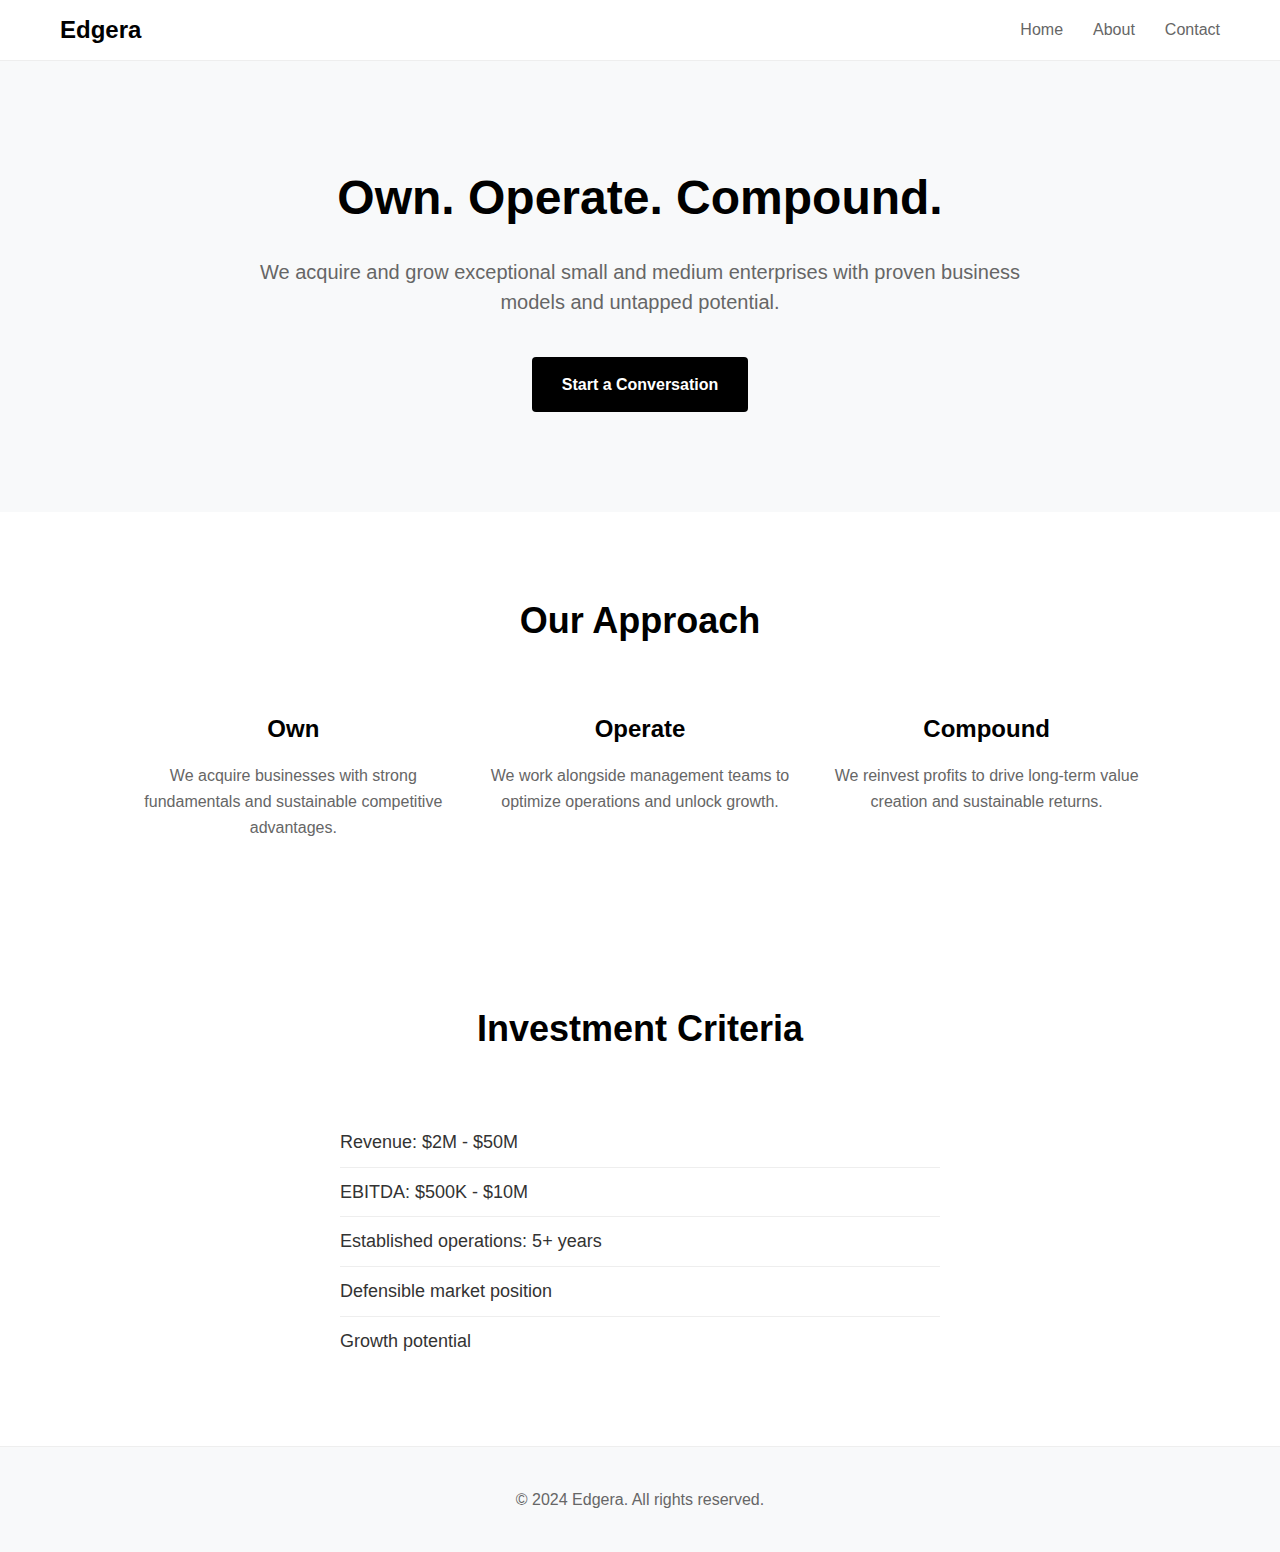
<file: index.html>
<!DOCTYPE html>
<html lang="en">
<head>
    <meta charset="UTF-8">
    <meta name="viewport" content="width=device-width, initial-scale=1.0">
    <title>Edgera - Own. Operate. Compound.</title>
    <link rel="stylesheet" href="style.css">
</head>
<body>
    <nav class="nav">
        <div class="nav-container">
            <a href="/" class="logo">Edgera</a>
            <div class="nav-links">
                <a href="/">Home</a>
                <a href="about.html">About</a>
                <a href="contact.html">Contact</a>
            </div>
        </div>
    </nav>

    <main>
        <section class="hero">
            <div class="hero-content">
                <h1 class="hero-title">Own. Operate. Compound.</h1>
                <p class="hero-subtitle">We acquire and grow exceptional small and medium enterprises with proven business models and untapped potential.</p>
                <a href="contact.html" class="cta-button">Start a Conversation</a>
            </div>
        </section>

        <section class="intro">
            <div class="container">
                <h2>Our Approach</h2>
                <div class="principles">
                    <div class="principle">
                        <h3>Own</h3>
                        <p>We acquire businesses with strong fundamentals and sustainable competitive advantages.</p>
                    </div>
                    <div class="principle">
                        <h3>Operate</h3>
                        <p>We work alongside management teams to optimize operations and unlock growth.</p>
                    </div>
                    <div class="principle">
                        <h3>Compound</h3>
                        <p>We reinvest profits to drive long-term value creation and sustainable returns.</p>
                    </div>
                </div>
            </div>
        </section>

        <section class="criteria">
            <div class="container">
                <h2>Investment Criteria</h2>
                <ul class="criteria-list">
                    <li>Revenue: $2M - $50M</li>
                    <li>EBITDA: $500K - $10M</li>
                    <li>Established operations: 5+ years</li>
                    <li>Defensible market position</li>
                    <li>Growth potential</li>
                </ul>
            </div>
        </section>
    </main>

    <footer class="footer">
        <div class="container">
            <p>&copy; 2024 Edgera. All rights reserved.</p>
        </div>
    </footer>
</body>
</html>
</file>
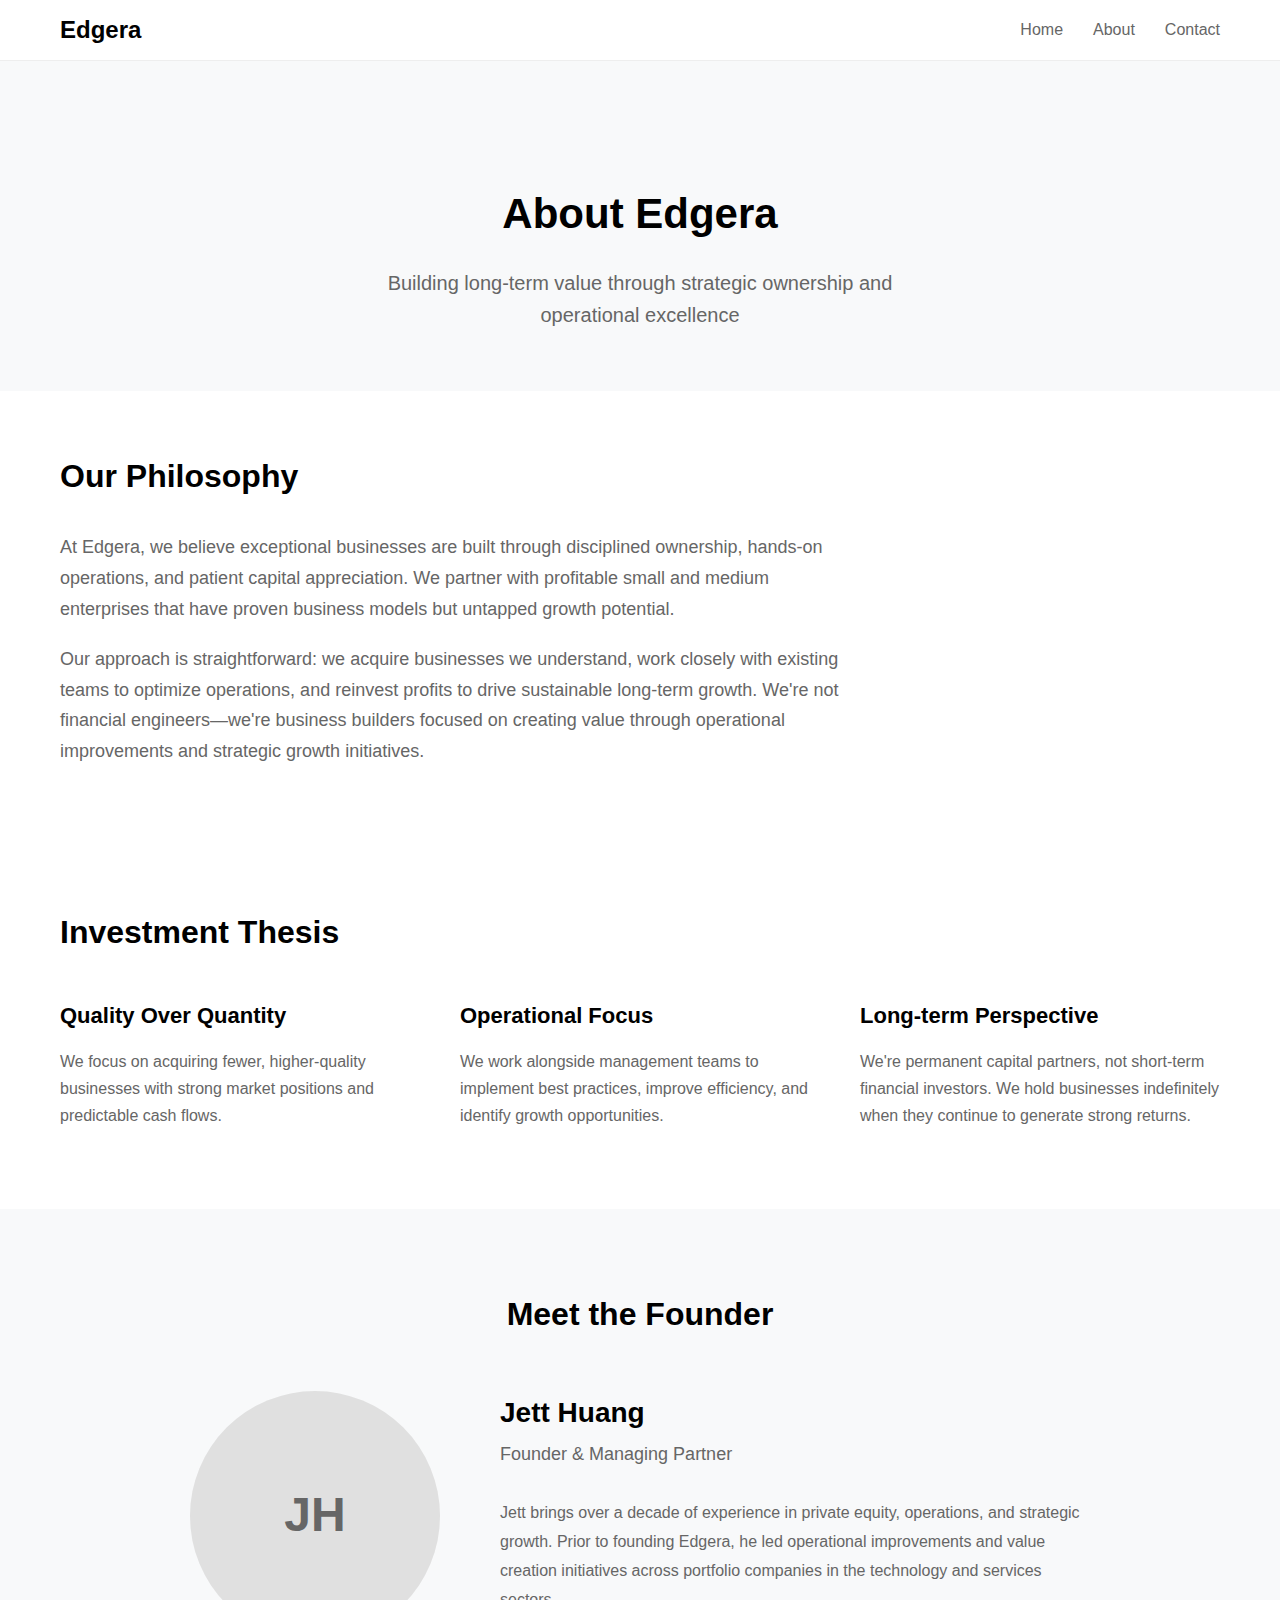
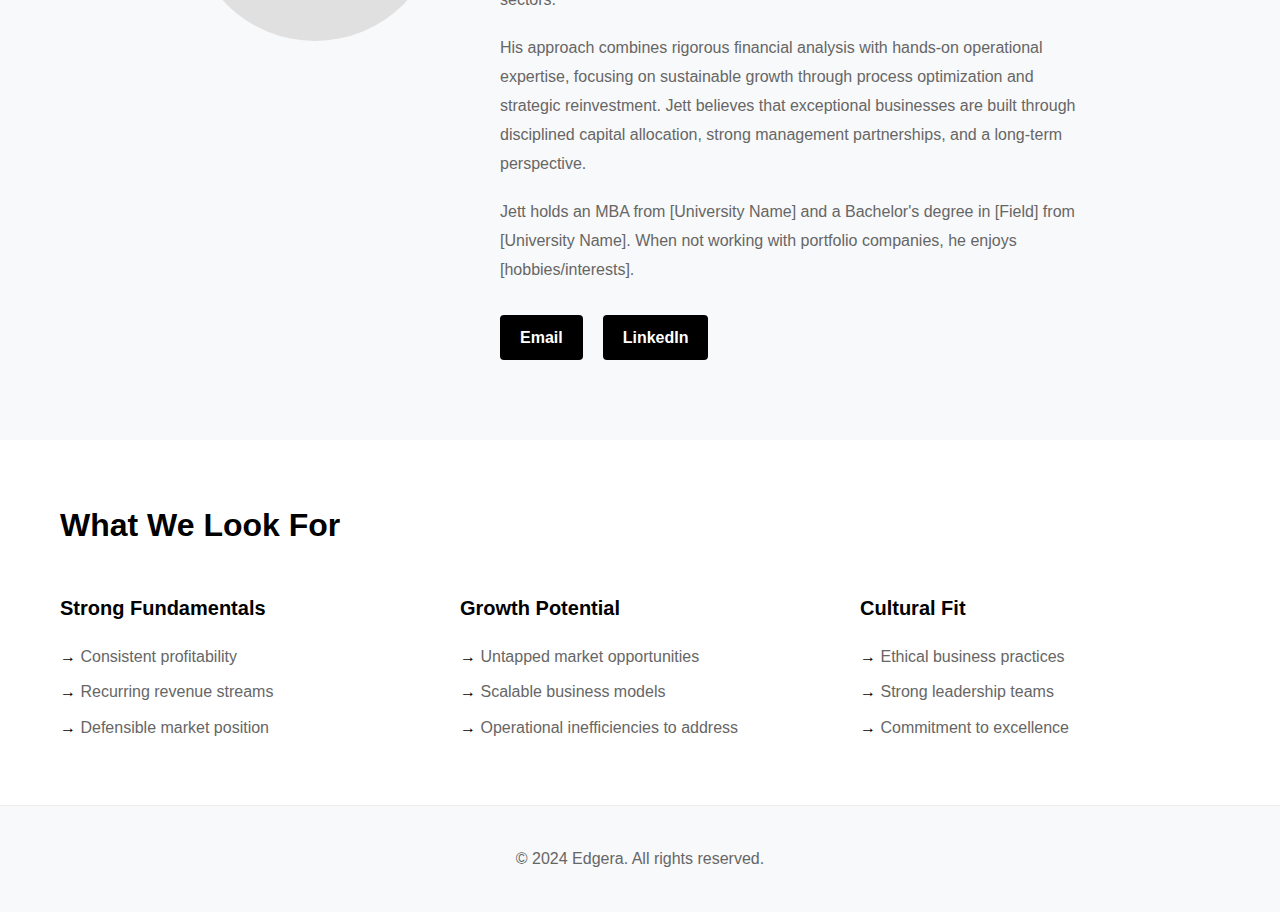
<file: about.html>
<!DOCTYPE html>
<html lang="en">
<head>
    <meta charset="UTF-8">
    <meta name="viewport" content="width=device-width, initial-scale=1.0">
    <title>About - Edgera</title>
    <link rel="stylesheet" href="style.css">
</head>
<body>
    <nav class="nav">
        <div class="nav-container">
            <a href="/" class="logo">Edgera</a>
            <div class="nav-links">
                <a href="/">Home</a>
                <a href="about.html">About</a>
                <a href="contact.html">Contact</a>
            </div>
        </div>
    </nav>

    <main>
        <section class="page-header">
            <div class="container">
                <h1>About Edgera</h1>
                <p class="page-subtitle">Building long-term value through strategic ownership and operational excellence</p>
            </div>
        </section>

        <section class="content-section">
            <div class="container">
                <h2>Our Philosophy</h2>
                <p>At Edgera, we believe exceptional businesses are built through disciplined ownership, hands-on operations, and patient capital appreciation. We partner with profitable small and medium enterprises that have proven business models but untapped growth potential.</p>
                
                <p>Our approach is straightforward: we acquire businesses we understand, work closely with existing teams to optimize operations, and reinvest profits to drive sustainable long-term growth. We're not financial engineers—we're business builders focused on creating value through operational improvements and strategic growth initiatives.</p>
            </div>
        </section>

        <section class="content-section">
            <div class="container">
                <h2>Investment Thesis</h2>
                <div class="thesis-points">
                    <div class="thesis-point">
                        <h3>Quality Over Quantity</h3>
                        <p>We focus on acquiring fewer, higher-quality businesses with strong market positions and predictable cash flows.</p>
                    </div>
                    <div class="thesis-point">
                        <h3>Operational Focus</h3>
                        <p>We work alongside management teams to implement best practices, improve efficiency, and identify growth opportunities.</p>
                    </div>
                    <div class="thesis-point">
                        <h3>Long-term Perspective</h3>
                        <p>We're permanent capital partners, not short-term financial investors. We hold businesses indefinitely when they continue to generate strong returns.</p>
                    </div>
                </div>
            </div>
        </section>

        <section class="founder-section">
            <div class="container">
                <h2>Meet the Founder</h2>
                <div class="founder-card">
                    <div class="founder-image">
                        <div class="image-placeholder">JH</div>
                    </div>
                    <div class="founder-details">
                        <h3>Jett Huang</h3>
                        <p class="founder-title">Founder & Managing Partner</p>
                        <div class="founder-bio">
                            <p>Jett brings over a decade of experience in private equity, operations, and strategic growth. Prior to founding Edgera, he led operational improvements and value creation initiatives across portfolio companies in the technology and services sectors.</p>

                            <p>His approach combines rigorous financial analysis with hands-on operational expertise, focusing on sustainable growth through process optimization and strategic reinvestment. Jett believes that exceptional businesses are built through disciplined capital allocation, strong management partnerships, and a long-term perspective.</p>

                            <p>Jett holds an MBA from [University Name] and a Bachelor's degree in [Field] from [University Name]. When not working with portfolio companies, he enjoys [hobbies/interests].</p>
                        </div>
                        <div class="founder-links">
                            <a href="mailto:jett@edgerapartners.com" class="founder-link">Email</a>
                            <a href="https://linkedin.com/in/jetthuang" class="founder-link" target="_blank" rel="noopener noreferrer">LinkedIn</a>
                        </div>
                    </div>
                </div>
            </div>
        </section>

        <section class="content-section">
            <div class="container">
                <h2>What We Look For</h2>
                <div class="criteria-grid">
                    <div class="criteria-item">
                        <h4>Strong Fundamentals</h4>
                        <ul>
                            <li>Consistent profitability</li>
                            <li>Recurring revenue streams</li>
                            <li>Defensible market position</li>
                        </ul>
                    </div>
                    <div class="criteria-item">
                        <h4>Growth Potential</h4>
                        <ul>
                            <li>Untapped market opportunities</li>
                            <li>Scalable business models</li>
                            <li>Operational inefficiencies to address</li>
                        </ul>
                    </div>
                    <div class="criteria-item">
                        <h4>Cultural Fit</h4>
                        <ul>
                            <li>Ethical business practices</li>
                            <li>Strong leadership teams</li>
                            <li>Commitment to excellence</li>
                        </ul>
                    </div>
                </div>
            </div>
        </section>
    </main>

    <footer class="footer">
        <div class="container">
            <p>&copy; 2024 Edgera. All rights reserved.</p>
        </div>
    </footer>

    <style>
        .page-header {
            background: #f8f9fa;
            padding: 120px 20px 60px;
            text-align: center;
        }

        .page-header h1 {
            font-size: 42px;
            font-weight: 700;
            margin-bottom: 20px;
            color: #000;
        }

        .page-subtitle {
            font-size: 20px;
            color: #666;
            max-width: 600px;
            margin: 0 auto;
        }

        .content-section {
            padding: 60px 20px;
        }

        .content-section h2 {
            font-size: 32px;
            margin-bottom: 30px;
            color: #000;
        }

        .content-section p {
            font-size: 18px;
            line-height: 1.7;
            color: #666;
            margin-bottom: 20px;
            max-width: 800px;
        }

        .thesis-points {
            display: grid;
            grid-template-columns: repeat(auto-fit, minmax(300px, 1fr));
            gap: 40px;
            margin-top: 40px;
        }

        .thesis-point h3 {
            font-size: 22px;
            margin-bottom: 15px;
            color: #000;
        }

        .thesis-point p {
            font-size: 16px;
        }

        .criteria-grid {
            display: grid;
            grid-template-columns: repeat(auto-fit, minmax(250px, 1fr));
            gap: 40px;
            margin-top: 40px;
        }

        .criteria-item h4 {
            font-size: 20px;
            margin-bottom: 15px;
            color: #000;
        }

        .criteria-item ul {
            list-style: none;
        }

        .criteria-item li {
            padding: 5px 0;
            color: #666;
        }

        .criteria-item li:before {
            content: "→ ";
            color: #000;
            font-weight: bold;
        }

        .founder-section {
            padding: 80px 20px;
            background: #f8f9fa;
        }

        .founder-section h2 {
            font-size: 32px;
            margin-bottom: 50px;
            color: #000;
            text-align: center;
        }

        .founder-card {
            display: grid;
            grid-template-columns: 250px 1fr;
            gap: 60px;
            max-width: 900px;
            margin: 0 auto;
            align-items: start;
        }

        .founder-image {
            position: sticky;
            top: 100px;
        }

        .image-placeholder {
            width: 250px;
            height: 250px;
            background: #e0e0e0;
            border-radius: 50%;
            display: flex;
            align-items: center;
            justify-content: center;
            font-size: 48px;
            font-weight: 700;
            color: #666;
        }

        .founder-details h3 {
            font-size: 28px;
            margin-bottom: 5px;
            color: #000;
        }

        .founder-title {
            font-size: 18px;
            color: #666;
            margin-bottom: 30px;
            font-weight: 500;
        }

        .founder-bio p {
            font-size: 16px;
            line-height: 1.8;
            color: #666;
            margin-bottom: 20px;
        }

        .founder-links {
            display: flex;
            gap: 20px;
            margin-top: 30px;
        }

        .founder-link {
            padding: 10px 20px;
            background: #000;
            color: #fff;
            text-decoration: none;
            border-radius: 4px;
            font-weight: 600;
            transition: background 0.3s;
        }

        .founder-link:hover {
            background: #333;
        }

        @media (max-width: 768px) {
            .founder-card {
                grid-template-columns: 1fr;
                gap: 30px;
            }

            .founder-image {
                position: static;
                text-align: center;
            }

            .image-placeholder {
                margin: 0 auto;
            }
        }
    </style>
</body>
</html>
</file>
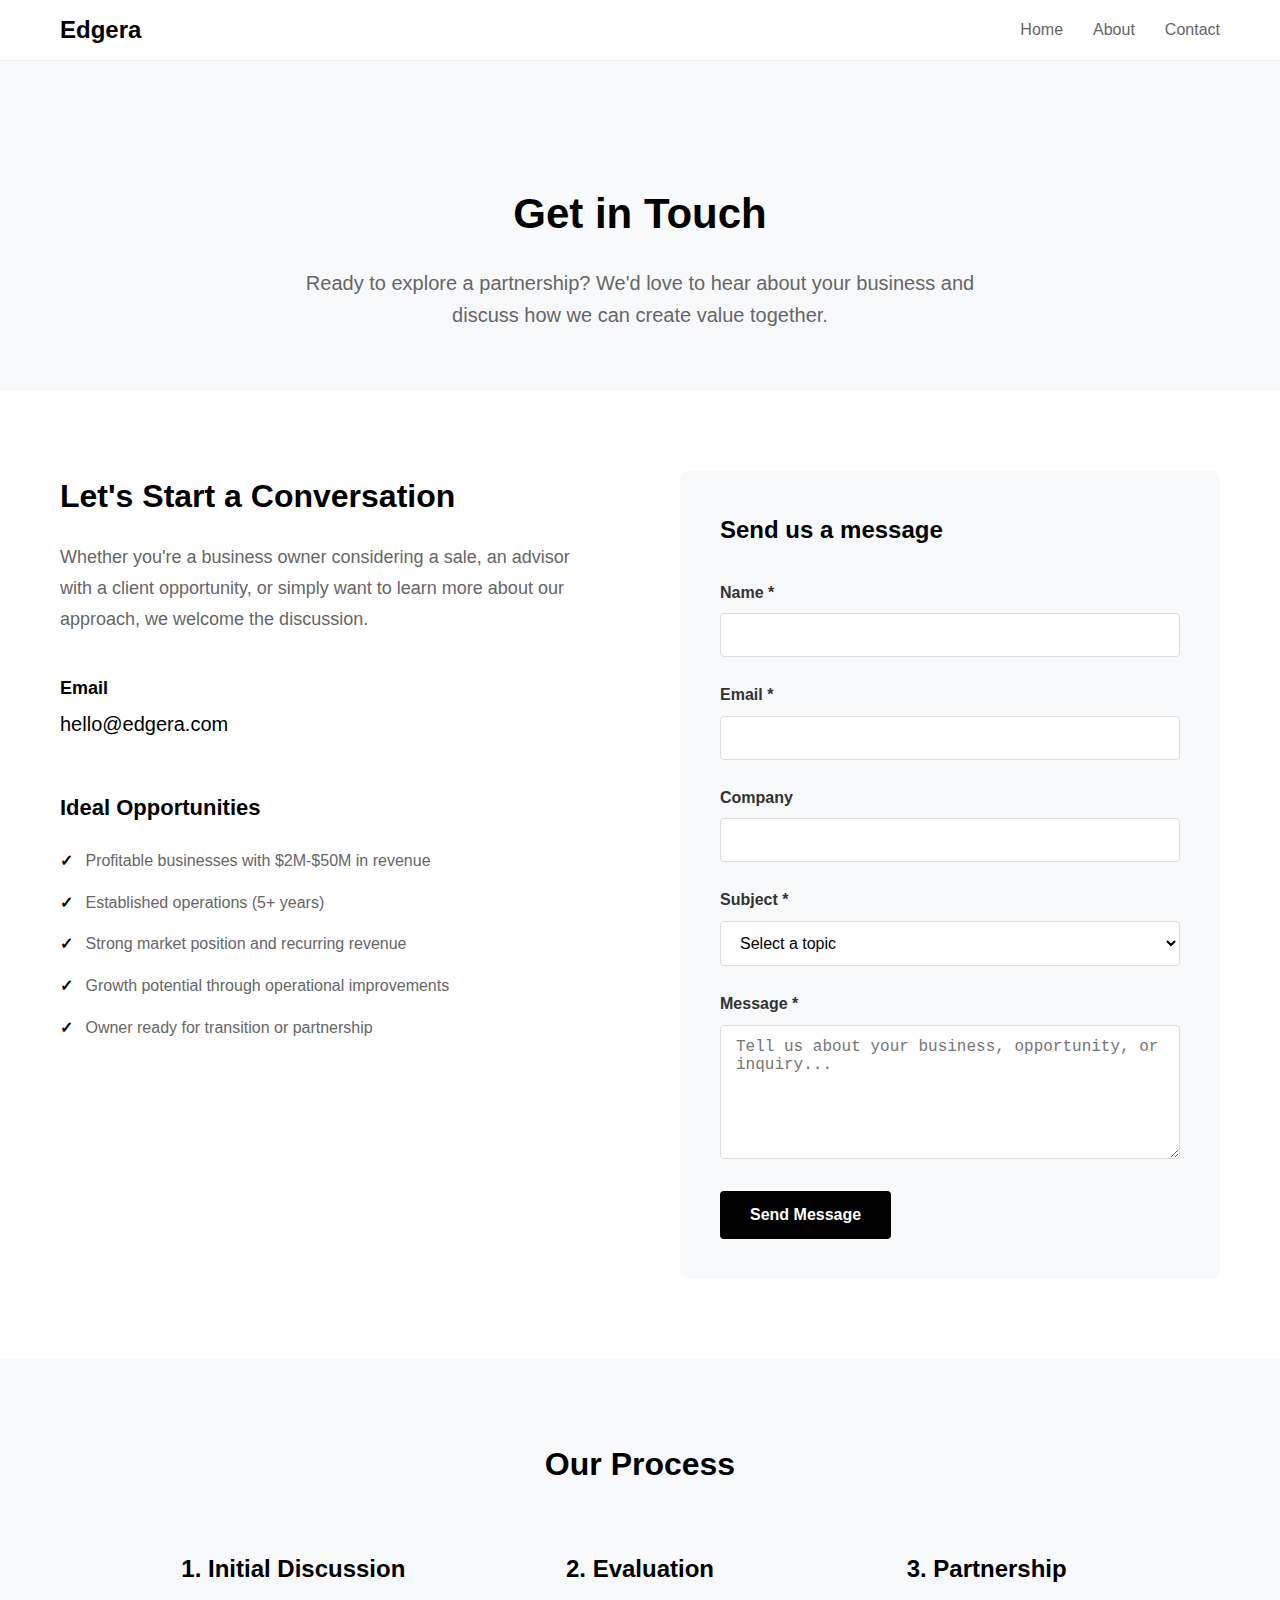
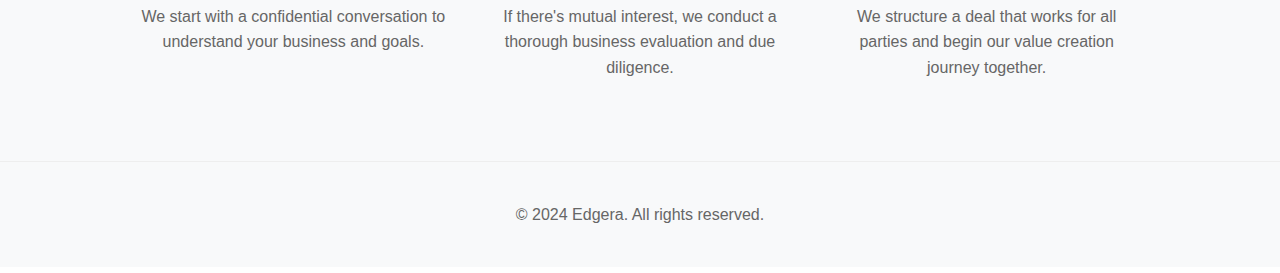
<file: contact.html>
<!DOCTYPE html>
<html lang="en">
<head>
    <meta charset="UTF-8">
    <meta name="viewport" content="width=device-width, initial-scale=1.0">
    <title>Contact - Edgera</title>
    <link rel="stylesheet" href="style.css">
</head>
<body>
    <nav class="nav">
        <div class="nav-container">
            <a href="/" class="logo">Edgera</a>
            <div class="nav-links">
                <a href="/">Home</a>
                <a href="about.html">About</a>
                <a href="contact.html">Contact</a>
            </div>
        </div>
    </nav>

    <main>
        <section class="page-header">
            <div class="container">
                <h1>Get in Touch</h1>
                <p class="page-subtitle">Ready to explore a partnership? We'd love to hear about your business and discuss how we can create value together.</p>
            </div>
        </section>

        <section class="contact-section">
            <div class="container">
                <div class="contact-content">
                    <div class="contact-info">
                        <h2>Let's Start a Conversation</h2>
                        <p>Whether you're a business owner considering a sale, an advisor with a client opportunity, or simply want to learn more about our approach, we welcome the discussion.</p>
                        
                        <div class="contact-methods">
                            <div class="contact-method">
                                <h3>Email</h3>
                                <a href="mailto:hello@edgera.com">hello@edgera.com</a>
                            </div>
                        </div>

                        <div class="ideal-opportunities">
                            <h3>Ideal Opportunities</h3>
                            <ul>
                                <li>Profitable businesses with $2M-$50M in revenue</li>
                                <li>Established operations (5+ years)</li>
                                <li>Strong market position and recurring revenue</li>
                                <li>Growth potential through operational improvements</li>
                                <li>Owner ready for transition or partnership</li>
                            </ul>
                        </div>
                    </div>

                    <div class="contact-form-container">
                        <form class="contact-form" action="https://api.web3forms.com/submit" method="POST">
                            <h3>Send us a message</h3>

                            <!-- Web3Forms Access Key - Replace YOUR_ACCESS_KEY with actual key from web3forms.com -->
                            <input type="hidden" name="access_key" value="74fb5d9f-b7a6-4bf5-a97c-1df8999e2aaf">

                            <!-- Redirect to thank you page (optional) -->
                            <input type="hidden" name="redirect" value="https://edgera.com/thank-you.html">

                            <!-- Recipient email -->
                            <input type="hidden" name="email" value="jett@edgerapartners.com">

                            <!-- Email subject line -->
                            <input type="hidden" name="subject" value="New Contact Form Submission from Edgera Website">

                            <div class="form-group">
                                <label for="name">Name *</label>
                                <input type="text" id="name" name="name" required>
                            </div>

                            <div class="form-group">
                                <label for="from_email">Email *</label>
                                <input type="email" id="from_email" name="from_email" required>
                            </div>

                            <div class="form-group">
                                <label for="company">Company</label>
                                <input type="text" id="company" name="company">
                            </div>

                            <div class="form-group">
                                <label for="inquiry_type">Subject *</label>
                                <select id="inquiry_type" name="inquiry_type" required>
                                    <option value="">Select a topic</option>
                                    <option value="Business for Sale">Business for Sale</option>
                                    <option value="Partnership Opportunity">Partnership Opportunity</option>
                                    <option value="General Inquiry">General Inquiry</option>
                                    <option value="Advisor Referral">Advisor Referral</option>
                                </select>
                            </div>

                            <div class="form-group">
                                <label for="message">Message *</label>
                                <textarea id="message" name="message" rows="6" required placeholder="Tell us about your business, opportunity, or inquiry..."></textarea>
                            </div>

                            <!-- Honeypot spam protection -->
                            <input type="checkbox" name="botcheck" class="hidden" style="display: none;">

                            <button type="submit" class="submit-button">Send Message</button>
                        </form>
                    </div>
                </div>
            </div>
        </section>

        <section class="process-section">
            <div class="container">
                <h2>Our Process</h2>
                <div class="process-steps">
                    <div class="step">
                        <h3>1. Initial Discussion</h3>
                        <p>We start with a confidential conversation to understand your business and goals.</p>
                    </div>
                    <div class="step">
                        <h3>2. Evaluation</h3>
                        <p>If there's mutual interest, we conduct a thorough business evaluation and due diligence.</p>
                    </div>
                    <div class="step">
                        <h3>3. Partnership</h3>
                        <p>We structure a deal that works for all parties and begin our value creation journey together.</p>
                    </div>
                </div>
            </div>
        </section>
    </main>

    <footer class="footer">
        <div class="container">
            <p>&copy; 2024 Edgera. All rights reserved.</p>
        </div>
    </footer>

    <style>
        .page-header {
            background: #f8f9fa;
            padding: 120px 20px 60px;
            text-align: center;
        }

        .page-header h1 {
            font-size: 42px;
            font-weight: 700;
            margin-bottom: 20px;
            color: #000;
        }

        .page-subtitle {
            font-size: 20px;
            color: #666;
            max-width: 700px;
            margin: 0 auto;
        }

        .contact-section {
            padding: 80px 20px;
        }

        .contact-content {
            display: grid;
            grid-template-columns: 1fr 1fr;
            gap: 80px;
            max-width: 1200px;
            margin: 0 auto;
        }

        .contact-info h2 {
            font-size: 32px;
            margin-bottom: 20px;
            color: #000;
        }

        .contact-info p {
            font-size: 18px;
            line-height: 1.7;
            color: #666;
            margin-bottom: 40px;
        }

        .contact-methods {
            margin-bottom: 50px;
        }

        .contact-method {
            margin-bottom: 20px;
        }

        .contact-method h3 {
            font-size: 18px;
            color: #000;
            margin-bottom: 5px;
        }

        .contact-method a {
            color: #000;
            font-size: 20px;
            text-decoration: none;
        }

        .contact-method a:hover {
            text-decoration: underline;
        }

        .ideal-opportunities h3 {
            font-size: 22px;
            color: #000;
            margin-bottom: 15px;
        }

        .ideal-opportunities ul {
            list-style: none;
        }

        .ideal-opportunities li {
            padding: 8px 0;
            color: #666;
        }

        .ideal-opportunities li:before {
            content: "✓ ";
            color: #000;
            font-weight: bold;
            margin-right: 8px;
        }

        .contact-form-container {
            background: #f8f9fa;
            padding: 40px;
            border-radius: 8px;
        }

        .contact-form h3 {
            font-size: 24px;
            color: #000;
            margin-bottom: 30px;
        }

        .form-group {
            margin-bottom: 25px;
        }

        .form-group label {
            display: block;
            font-weight: 600;
            color: #333;
            margin-bottom: 8px;
        }

        .form-group input,
        .form-group select,
        .form-group textarea {
            width: 100%;
            padding: 12px 15px;
            border: 1px solid #ddd;
            border-radius: 4px;
            font-size: 16px;
            background: #fff;
        }

        .form-group input:focus,
        .form-group select:focus,
        .form-group textarea:focus {
            outline: none;
            border-color: #000;
        }

        .submit-button {
            background: #000;
            color: #fff;
            padding: 15px 30px;
            border: none;
            border-radius: 4px;
            font-size: 16px;
            font-weight: 600;
            cursor: pointer;
            transition: background 0.3s;
        }

        .submit-button:hover {
            background: #333;
        }

        .process-section {
            background: #f8f9fa;
            padding: 80px 20px;
        }

        .process-section h2 {
            text-align: center;
            font-size: 32px;
            margin-bottom: 60px;
            color: #000;
        }

        .process-steps {
            display: grid;
            grid-template-columns: repeat(auto-fit, minmax(300px, 1fr));
            gap: 40px;
            max-width: 1000px;
            margin: 0 auto;
        }

        .step {
            text-align: center;
        }

        .step h3 {
            font-size: 24px;
            margin-bottom: 15px;
            color: #000;
        }

        .step p {
            color: #666;
            font-size: 16px;
            line-height: 1.6;
        }

        @media (max-width: 768px) {
            .contact-content {
                grid-template-columns: 1fr;
                gap: 50px;
            }
            
            .contact-form-container {
                padding: 30px 20px;
            }
            
            .process-steps {
                grid-template-columns: 1fr;
            }
        }
    </style>
</body>
</html>
</file>
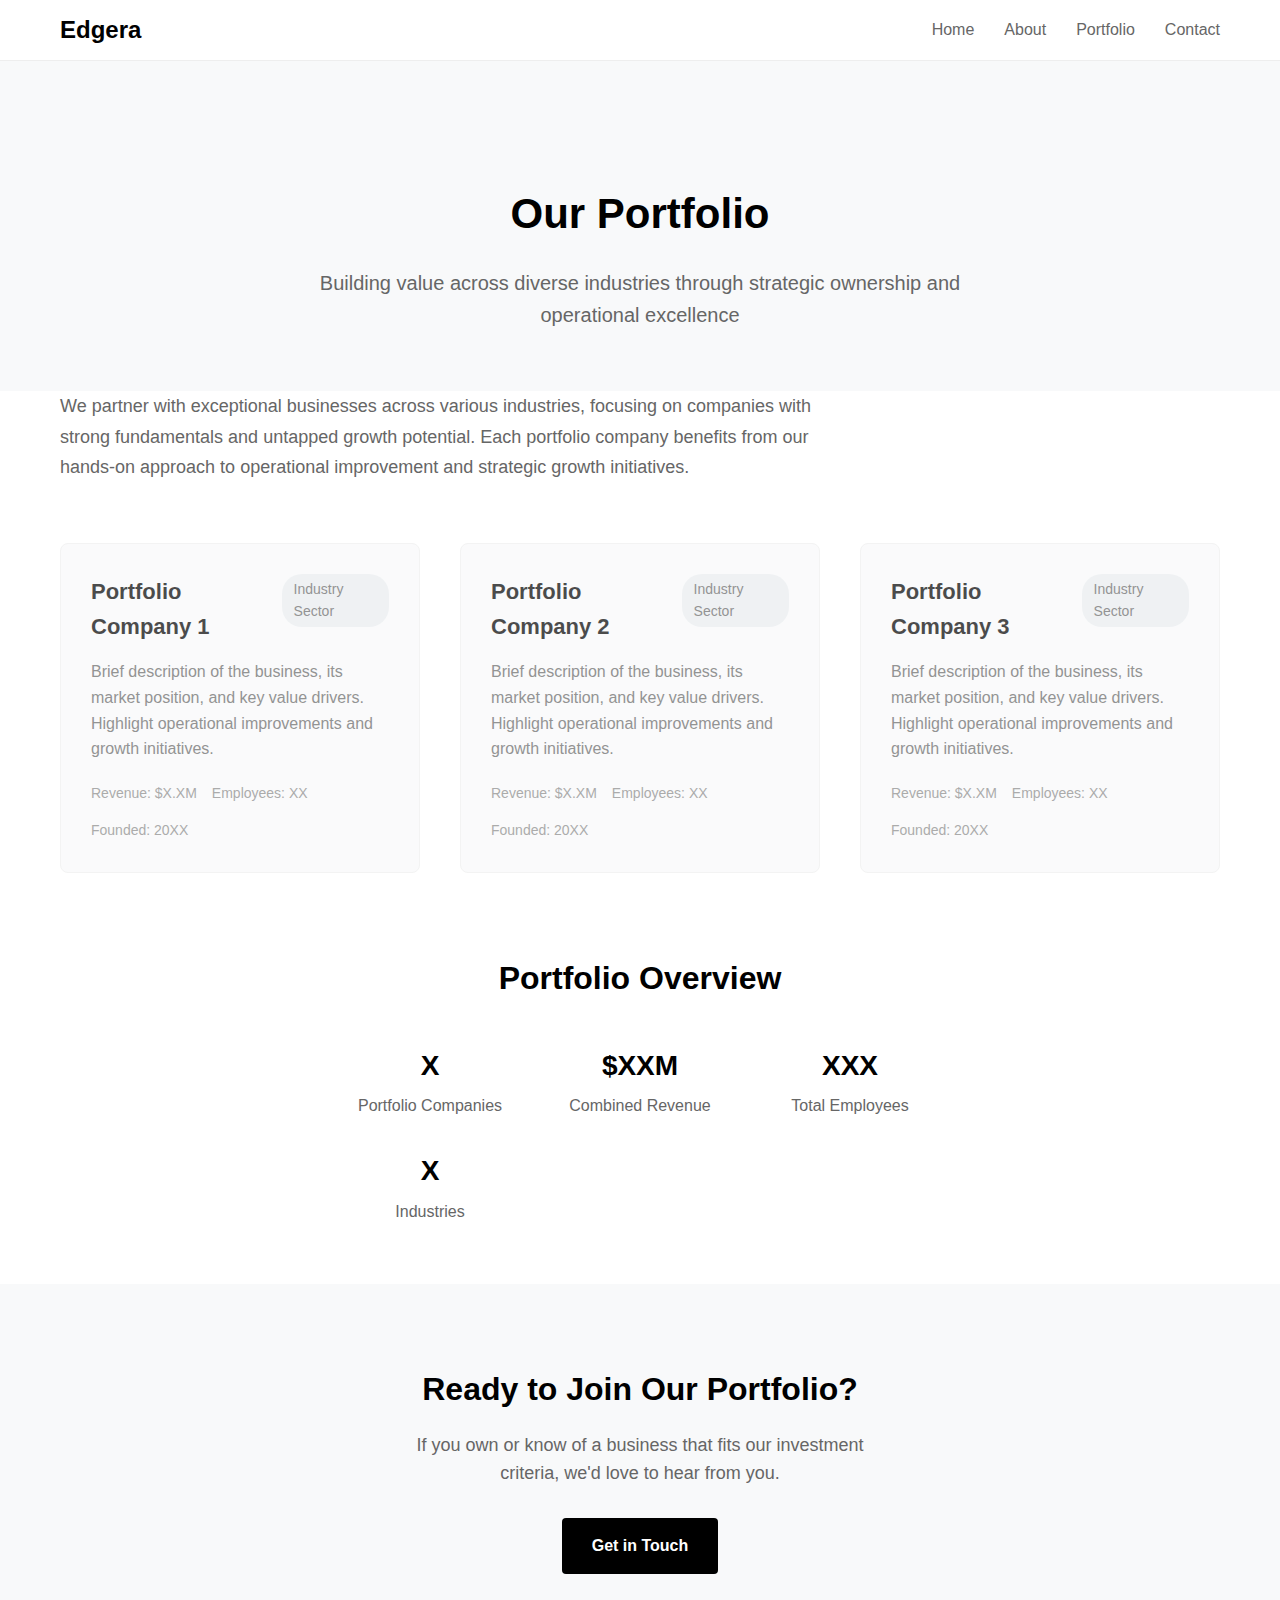
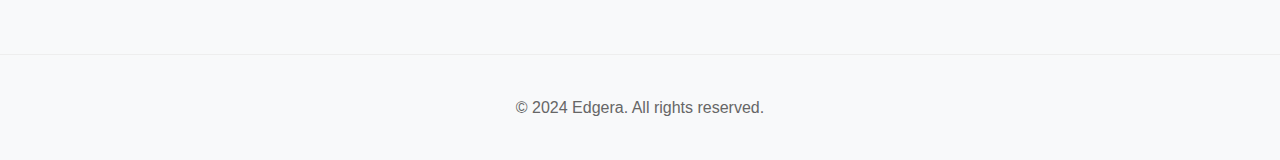
<file: portfolio.html>
<!DOCTYPE html>
<html lang="en">
<head>
    <meta charset="UTF-8">
    <meta name="viewport" content="width=device-width, initial-scale=1.0">
    <title>Portfolio - Edgera</title>
    <link rel="stylesheet" href="style.css">
</head>
<body>
    <nav class="nav">
        <div class="nav-container">
            <a href="/" class="logo">Edgera</a>
            <div class="nav-links">
                <a href="/">Home</a>
                <a href="about.html">About</a>
                <a href="portfolio.html">Portfolio</a>
                <a href="contact.html">Contact</a>
            </div>
        </div>
    </nav>

    <main>
        <section class="page-header">
            <div class="container">
                <h1>Our Portfolio</h1>
                <p class="page-subtitle">Building value across diverse industries through strategic ownership and operational excellence</p>
            </div>
        </section>

        <section class="content-section">
            <div class="container">
                <div class="portfolio-intro">
                    <p>We partner with exceptional businesses across various industries, focusing on companies with strong fundamentals and untapped growth potential. Each portfolio company benefits from our hands-on approach to operational improvement and strategic growth initiatives.</p>
                </div>

                <div class="portfolio-grid">
                    <div class="portfolio-item placeholder">
                        <div class="portfolio-header">
                            <h3>Portfolio Company 1</h3>
                            <span class="industry">Industry Sector</span>
                        </div>
                        <p>Brief description of the business, its market position, and key value drivers. Highlight operational improvements and growth initiatives.</p>
                        <div class="metrics">
                            <span>Revenue: $X.XM</span>
                            <span>Employees: XX</span>
                            <span>Founded: 20XX</span>
                        </div>
                    </div>

                    <div class="portfolio-item placeholder">
                        <div class="portfolio-header">
                            <h3>Portfolio Company 2</h3>
                            <span class="industry">Industry Sector</span>
                        </div>
                        <p>Brief description of the business, its market position, and key value drivers. Highlight operational improvements and growth initiatives.</p>
                        <div class="metrics">
                            <span>Revenue: $X.XM</span>
                            <span>Employees: XX</span>
                            <span>Founded: 20XX</span>
                        </div>
                    </div>

                    <div class="portfolio-item placeholder">
                        <div class="portfolio-header">
                            <h3>Portfolio Company 3</h3>
                            <span class="industry">Industry Sector</span>
                        </div>
                        <p>Brief description of the business, its market position, and key value drivers. Highlight operational improvements and growth initiatives.</p>
                        <div class="metrics">
                            <span>Revenue: $X.XM</span>
                            <span>Employees: XX</span>
                            <span>Founded: 20XX</span>
                        </div>
                    </div>
                </div>

                <div class="portfolio-stats">
                    <h2>Portfolio Overview</h2>
                    <div class="stats-grid">
                        <div class="stat">
                            <h3>X</h3>
                            <p>Portfolio Companies</p>
                        </div>
                        <div class="stat">
                            <h3>$XXM</h3>
                            <p>Combined Revenue</p>
                        </div>
                        <div class="stat">
                            <h3>XXX</h3>
                            <p>Total Employees</p>
                        </div>
                        <div class="stat">
                            <h3>X</h3>
                            <p>Industries</p>
                        </div>
                    </div>
                </div>
            </div>
        </section>

        <section class="cta-section">
            <div class="container">
                <h2>Ready to Join Our Portfolio?</h2>
                <p>If you own or know of a business that fits our investment criteria, we'd love to hear from you.</p>
                <a href="contact.html" class="cta-button">Get in Touch</a>
            </div>
        </section>
    </main>

    <footer class="footer">
        <div class="container">
            <p>&copy; 2024 Edgera. All rights reserved.</p>
        </div>
    </footer>

    <style>
        .page-header {
            background: #f8f9fa;
            padding: 120px 20px 60px;
            text-align: center;
        }

        .page-header h1 {
            font-size: 42px;
            font-weight: 700;
            margin-bottom: 20px;
            color: #000;
        }

        .page-subtitle {
            font-size: 20px;
            color: #666;
            max-width: 700px;
            margin: 0 auto;
        }

        .portfolio-intro {
            margin-bottom: 60px;
        }

        .portfolio-intro p {
            font-size: 18px;
            line-height: 1.7;
            color: #666;
            max-width: 800px;
        }

        .portfolio-grid {
            display: grid;
            grid-template-columns: repeat(auto-fit, minmax(350px, 1fr));
            gap: 40px;
            margin-bottom: 80px;
        }

        .portfolio-item {
            background: #f8f9fa;
            padding: 30px;
            border-radius: 8px;
            border: 1px solid #eee;
        }

        .portfolio-item.placeholder {
            opacity: 0.7;
        }

        .portfolio-header {
            display: flex;
            justify-content: space-between;
            align-items: flex-start;
            margin-bottom: 15px;
        }

        .portfolio-header h3 {
            font-size: 22px;
            color: #000;
            margin: 0;
        }

        .industry {
            font-size: 14px;
            color: #666;
            background: #e9ecef;
            padding: 4px 12px;
            border-radius: 20px;
        }

        .portfolio-item p {
            font-size: 16px;
            line-height: 1.6;
            color: #666;
            margin-bottom: 20px;
        }

        .metrics {
            display: flex;
            flex-wrap: wrap;
            gap: 15px;
        }

        .metrics span {
            font-size: 14px;
            color: #888;
        }

        .portfolio-stats {
            text-align: center;
            margin-bottom: 60px;
        }

        .portfolio-stats h2 {
            font-size: 32px;
            margin-bottom: 40px;
            color: #000;
        }

        .stats-grid {
            display: grid;
            grid-template-columns: repeat(auto-fit, minmax(150px, 1fr));
            gap: 30px;
            max-width: 600px;
            margin: 0 auto;
        }

        .stat h3 {
            font-size: 28px;
            color: #000;
            margin-bottom: 5px;
        }

        .stat p {
            color: #666;
            font-size: 16px;
        }

        .cta-section {
            background: #f8f9fa;
            padding: 80px 20px;
            text-align: center;
        }

        .cta-section h2 {
            font-size: 32px;
            margin-bottom: 15px;
            color: #000;
        }

        .cta-section p {
            font-size: 18px;
            color: #666;
            margin-bottom: 30px;
            max-width: 500px;
            margin-left: auto;
            margin-right: auto;
        }

        @media (max-width: 768px) {
            .portfolio-grid {
                grid-template-columns: 1fr;
            }
            
            .portfolio-header {
                flex-direction: column;
                gap: 10px;
            }
            
            .stats-grid {
                grid-template-columns: repeat(2, 1fr);
            }
        }
    </style>
</body>
</html>
</file>
<file: style.css>
* {
    margin: 0;
    padding: 0;
    box-sizing: border-box;
}

@import url('https://fonts.googleapis.com/css2?family=Mona+Sans:ital,wght@0,200..900;1,200..900&display=swap');

body {
    font-family: 'Mona Sans', -apple-system, BlinkMacSystemFont, "Segoe UI", Roboto, "Helvetica Neue", Arial, sans-serif;
    line-height: 1.6;
    color: #333;
    background: #fff;
}

.container {
    max-width: 1200px;
    margin: 0 auto;
    padding: 0 20px;
}

.nav {
    background: #fff;
    border-bottom: 1px solid #eee;
    position: fixed;
    top: 0;
    width: 100%;
    z-index: 1000;
}

.nav-container {
    max-width: 1200px;
    margin: 0 auto;
    padding: 0 20px;
    display: flex;
    justify-content: space-between;
    align-items: center;
    height: 60px;
}

.logo {
    font-size: 24px;
    font-weight: 700;
    color: #000;
    text-decoration: none;
}

.nav-links {
    display: flex;
    gap: 30px;
}

.nav-links a {
    color: #666;
    text-decoration: none;
    font-weight: 500;
    transition: color 0.3s;
}

.nav-links a:hover {
    color: #000;
}

main {
    margin-top: 60px;
}

.hero {
    background: #f8f9fa;
    padding: 100px 20px;
    text-align: center;
}

.hero-content {
    max-width: 800px;
    margin: 0 auto;
}

.hero-title {
    font-size: 48px;
    font-weight: 700;
    margin-bottom: 20px;
    color: #000;
}

.hero-subtitle {
    font-size: 20px;
    color: #666;
    margin-bottom: 40px;
    line-height: 1.5;
}

.cta-button {
    display: inline-block;
    background: #000;
    color: #fff;
    padding: 15px 30px;
    text-decoration: none;
    font-weight: 600;
    border-radius: 4px;
    transition: background 0.3s;
}

.cta-button:hover {
    background: #333;
}

.intro, .criteria {
    padding: 80px 20px;
}

.intro h2, .criteria h2 {
    text-align: center;
    font-size: 36px;
    margin-bottom: 60px;
    color: #000;
}

.principles {
    display: grid;
    grid-template-columns: repeat(auto-fit, minmax(300px, 1fr));
    gap: 40px;
    max-width: 1000px;
    margin: 0 auto;
}

.principle {
    text-align: center;
}

.principle h3 {
    font-size: 24px;
    margin-bottom: 15px;
    color: #000;
}

.principle p {
    color: #666;
    font-size: 16px;
}

.criteria-list {
    list-style: none;
    max-width: 600px;
    margin: 0 auto;
    font-size: 18px;
}

.criteria-list li {
    padding: 10px 0;
    border-bottom: 1px solid #eee;
}

.criteria-list li:last-child {
    border-bottom: none;
}

.footer {
    background: #f8f9fa;
    padding: 40px 20px;
    text-align: center;
    border-top: 1px solid #eee;
}

.footer p {
    color: #666;
}

@media (max-width: 768px) {
    .nav-links {
        gap: 20px;
    }
    
    .hero-title {
        font-size: 36px;
    }
    
    .hero-subtitle {
        font-size: 18px;
    }
    
    .intro h2, .criteria h2 {
        font-size: 28px;
    }
    
    .principles {
        grid-template-columns: 1fr;
        gap: 30px;
    }
}

@media (max-width: 480px) {
    .nav-container {
        padding: 0 15px;
    }
    
    .nav-links {
        gap: 15px;
    }
    
    .hero {
        padding: 60px 15px;
    }
    
    .hero-title {
        font-size: 28px;
    }
    
    .intro, .criteria {
        padding: 60px 15px;
    }
}
</file>
